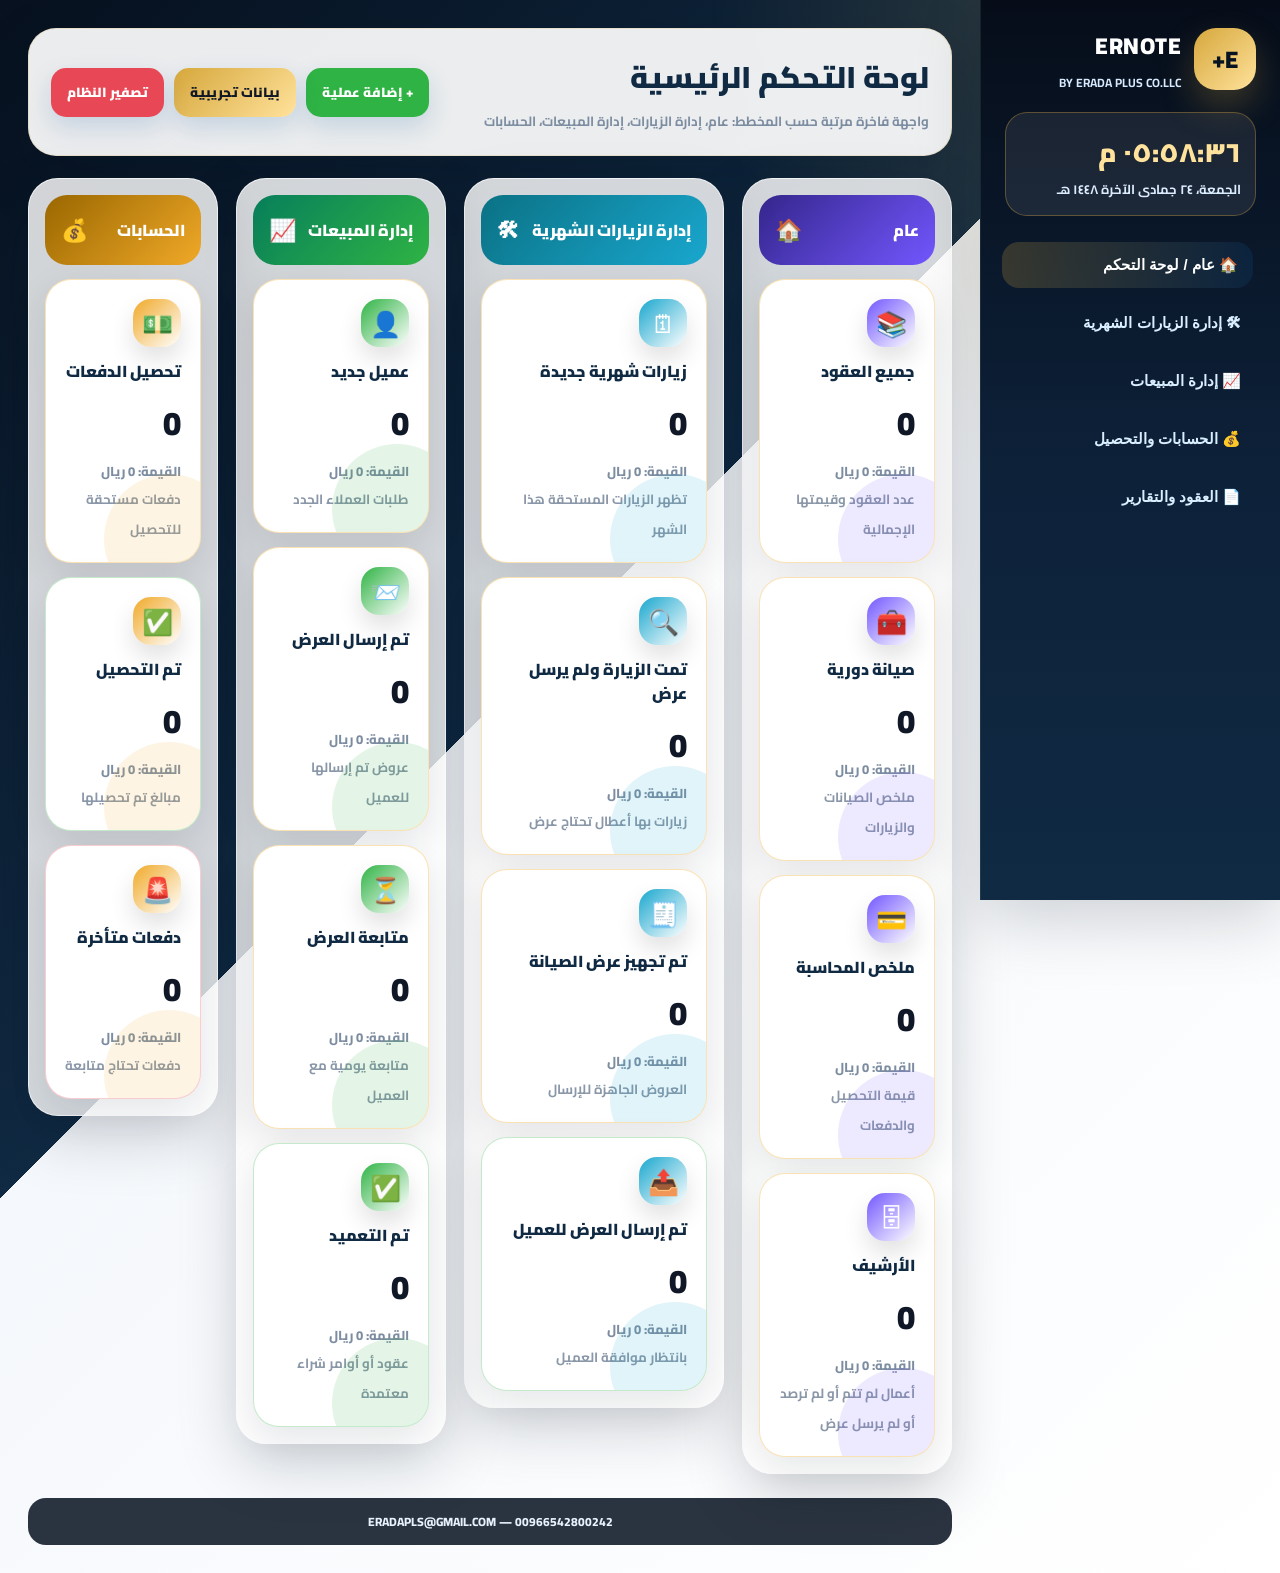
<file: index.htm>
<!doctype html>
<html lang="ar" dir="rtl">
<head>
  <meta charset="UTF-8" />
  <meta name="viewport" content="width=device-width, initial-scale=1.0" />
  <title>ERNOTE - ERADA PLUS</title>
  <link rel="preconnect" href="https://fonts.googleapis.com">
  <link rel="preconnect" href="https://fonts.gstatic.com" crossorigin>
  <link href="https://fonts.googleapis.com/css2?family=Cairo:wght@400;600;700;800;900&family=Tajawal:wght@400;500;700;800;900&display=swap" rel="stylesheet">
  <style>
    :root{
      --black:#07111f;--black2:#0c1628;--navy:#102a43;--blue:#145da0;--blue2:#0b7cc3;--gold:#d6a73c;--gold2:#ffe29b;--white:#ffffff;--muted:#7d8da1;
      --visit:#19a7ce;--sales:#2fb344;--account:#f0a928;--general:#7357ff;--contract:#e84855;--shadow:0 22px 60px rgba(7,17,31,.17);--radius:26px
    }
    *{box-sizing:border-box}
    body{margin:0;font-family:'Cairo','Tajawal',Tahoma,Arial,sans-serif;background:radial-gradient(circle at top right,rgba(214,167,60,.24),transparent 28%),linear-gradient(135deg,#07111f 0%,#102a43 42%,#f5f8fc 42%,#ffffff 100%);color:var(--navy)}
    .app{display:grid;grid-template-columns:300px 1fr;min-height:100vh}.side{background:linear-gradient(180deg,#060d19,#0d2139 52%,#102a43);color:#fff;padding:24px;position:sticky;top:0;height:100vh;box-shadow:var(--shadow);border-left:1px solid rgba(255,255,255,.08)}
    .brand{display:flex;gap:13px;align-items:center;margin-bottom:18px}.logo{width:62px;height:62px;border-radius:22px;background:linear-gradient(135deg,var(--gold),var(--gold2));display:grid;place-items:center;color:#081321;font-weight:900;font-size:24px;box-shadow:0 16px 35px rgba(214,167,60,.26)}.brand h1{font-size:23px;margin:0;font-weight:900;letter-spacing:.5px}.brand p{margin:4px 0 0;color:#d8eaff;font-size:12px;font-weight:700}.clockPanel{border:1px solid rgba(214,167,60,.35);background:rgba(255,255,255,.08);border-radius:22px;padding:14px;margin-bottom:20px}.time{font-size:27px;font-weight:900;color:var(--gold2)}.date{font-size:13px;color:#dcecff;font-weight:700}.nav button{width:100%;border:0;border-radius:17px;background:transparent;color:#d9efff;padding:14px 15px;margin:6px 0;text-align:right;font-size:15px;font-weight:800;cursor:pointer;transition:.18s}.nav button.active,.nav button:hover{background:linear-gradient(90deg,rgba(214,167,60,.22),rgba(20,93,160,.16));color:#fff;transform:translateX(-3px)}
    .main{padding:28px}.top{display:flex;justify-content:space-between;gap:15px;align-items:center;margin-bottom:22px;background:rgba(255,255,255,.92);border:1px solid rgba(214,167,60,.2);border-radius:28px;padding:20px 22px;box-shadow:var(--shadow)}.top h2{margin:0;font-size:30px;font-weight:900}.top small{color:var(--muted);font-weight:700}.actions{display:flex;gap:10px;flex-wrap:wrap}.btn{border:0;border-radius:15px;padding:12px 16px;font-weight:900;cursor:pointer;background:var(--blue);color:#fff;font-family:inherit;box-shadow:0 10px 24px rgba(20,93,160,.18)}.btn.red{background:#e84855}.btn.green{background:#2fb344}.btn.gold{background:linear-gradient(135deg,var(--gold),var(--gold2));color:#101827}.btn.dark{background:#101827}.section{display:none}.section.active{display:block}
    .board{display:grid;grid-template-columns:1.05fr 1.3fr 1.05fr .95fr;gap:18px;align-items:start}.column{border-radius:30px;padding:16px;background:rgba(255,255,255,.82);box-shadow:var(--shadow);border:1px solid rgba(255,255,255,.65)}.colHead{display:flex;align-items:center;justify-content:space-between;border-radius:22px;color:#fff;padding:14px 16px;margin-bottom:14px;font-weight:900}.colHead span{font-size:22px}.generalHead{background:linear-gradient(135deg,#34268c,var(--general))}.visitHead{background:linear-gradient(135deg,#0b7285,var(--visit))}.salesHead{background:linear-gradient(135deg,#087f5b,var(--sales))}.accountHead{background:linear-gradient(135deg,#9a6700,var(--account))}.contractHead{background:linear-gradient(135deg,#b4232f,var(--contract))}
    .grid{display:grid;grid-template-columns:repeat(4,minmax(180px,1fr));gap:18px}.stack{display:grid;gap:14px}.card{background:#fff;border:1px solid rgba(16,42,67,.08);border-radius:var(--radius);padding:19px;box-shadow:0 14px 38px rgba(7,17,31,.10);cursor:pointer;transition:.2s;position:relative;overflow:hidden;min-height:152px}.card:hover{transform:translateY(-5px);box-shadow:0 22px 55px rgba(7,17,31,.16)}.card:before{content:"";position:absolute;inset:auto -34px -42px auto;width:130px;height:130px;border-radius:50%;opacity:.13;background:var(--accent)}.card .icon{width:48px;height:48px;border-radius:18px;display:grid;place-items:center;font-size:25px;background:linear-gradient(135deg,var(--accent),rgba(255,255,255,.25));color:#fff;box-shadow:0 12px 25px rgba(0,0,0,.12)}.card h3{margin:12px 0 9px;font-size:16px;font-weight:900;line-height:1.5}.num{font-size:33px;font-weight:900;color:#101827}.value{color:var(--muted);margin-top:5px;font-size:13px;font-weight:800}.card small{color:#8a97a8;font-weight:700}.visitCard{--accent:var(--visit)}.salesCard{--accent:var(--sales)}.accountCard{--accent:var(--account)}.generalCard{--accent:var(--general)}.contractCard{--accent:var(--contract)}.redGlow{border-color:rgba(232,72,85,.28)}.greenGlow{border-color:rgba(47,179,68,.28)}.goldGlow{border-color:rgba(240,169,40,.34)}
    .tableWrap{background:#fff;border-radius:22px;box-shadow:var(--shadow);overflow:hidden;margin-top:20px}table{width:100%;border-collapse:collapse}th,td{padding:13px;border-bottom:1px solid #edf2f7;text-align:right;font-size:14px}th{background:#f0f7ff;color:#173b5f;font-weight:900}.modal{position:fixed;inset:0;background:rgba(8,25,43,.62);display:none;align-items:center;justify-content:center;padding:18px;z-index:5}.modal.show{display:flex}.box{width:min(1180px,96vw);max-height:88vh;overflow:auto;background:#fff;border-radius:30px;box-shadow:0 30px 80px rgba(0,0,0,.28);padding:22px}.boxHead{display:flex;justify-content:space-between;align-items:center;gap:12px;margin-bottom:15px}.form{display:grid;grid-template-columns:repeat(4,1fr);gap:12px;background:#f8fbff;padding:16px;border-radius:20px;margin-bottom:15px}input,select,textarea{width:100%;border:1px solid #d8e6f3;border-radius:13px;padding:11px;background:#fff;font-family:inherit;font-weight:700}textarea{min-height:42px}.close{background:#eef3f7;color:#102a43}.footer{margin-top:24px;color:#e8f2ff;background:rgba(7,17,31,.85);border-radius:18px;padding:12px;font-size:12px;text-align:center;font-weight:800}
    @media(max-width:1200px){.board{grid-template-columns:1fr 1fr}.grid{grid-template-columns:1fr 1fr}}@media(max-width:900px){.app{grid-template-columns:1fr}.side{height:auto;position:relative}.board,.grid{grid-template-columns:1fr}.form{grid-template-columns:1fr}.top{display:block}.actions{margin-top:12px}}
  </style>
</head>
<body>
<div class="app">
  <aside class="side">
    <div class="brand"><div class="logo">E+</div><div><h1>ERNOTE</h1><p>BY ERADA PLUS CO.LLC</p></div></div>
    <div class="clockPanel"><div class="time" id="clock">--:--</div><div class="date" id="today">--</div></div>
    <div class="nav">
      <button class="active" onclick="show('home',this)">🏠 عام / لوحة التحكم</button>
      <button onclick="show('visits',this)">🛠 إدارة الزيارات الشهرية</button>
      <button onclick="show('sales',this)">📈 إدارة المبيعات</button>
      <button onclick="show('accounting',this)">💰 الحسابات والتحصيل</button>
      <button onclick="show('contracts',this)">📄 العقود والتقارير</button>
    </div>
  </aside>
  <main class="main">
    <div class="top"><div><h2 id="title">لوحة التحكم الرئيسية</h2><small>واجهة فاخرة مرتبة حسب المخطط: عام، إدارة الزيارات، إدارة المبيعات، الحسابات</small></div><div class="actions"><button class="btn green" onclick="openModal(currentModule)">+ إضافة عملية</button><button class="btn gold" onclick="seedData()">بيانات تجريبية</button><button class="btn red" onclick="clearAll()">تصفير النظام</button></div></div>
    <section id="home" class="section active"><div id="homeGrid" class="board"></div></section>
    <section id="visits" class="section"><div class="column"><div class="colHead visitHead">إدارة الزيارات الشهرية <span>🛠</span></div><div id="visitsGrid" class="grid"></div></div></section>
    <section id="sales" class="section"><div class="column"><div class="colHead salesHead">إدارة المبيعات <span>📈</span></div><div id="salesGrid" class="grid"></div></div></section>
    <section id="accounting" class="section"><div class="column"><div class="colHead accountHead">الحسابات والتحصيل <span>💰</span></div><div id="accountingGrid" class="grid"></div></div></section>
    <section id="contracts" class="section"><div class="column"><div class="colHead contractHead">العقود والتقارير <span>📄</span></div><div id="contractsGrid" class="grid"></div></div></section>
    <div class="footer">00966542800242 — ERADAPLS@GMAIL.COM</div>
  </main>
</div>
<div class="modal" id="modal"><div class="box"><div class="boxHead"><h2 id="modalTitle">التفاصيل</h2><div><button class="btn gold" onclick="exportCSV()">تصدير Excel CSV</button> <button class="btn close" onclick="closeModal()">إغلاق</button></div></div><div class="form" id="form"></div><div class="tableWrap"><table><thead id="thead"></thead><tbody id="tbody"></tbody></table></div></div></div>
<script>
const stages={
 general:{title:'عام',icon:'🏠',cards:[['ALLC','جميع العقود','عدد العقود وقيمتها الإجمالية','📚'],['MAINT','صيانة دورية','ملخص الصيانات والزيارات','🧰'],['FIN','ملخص المحاسبة','قيمة التحصيل والدفعات','💳'],['ARCHG','الأرشيف','أعمال لم تتم أو لم ترصد أو لم يرسل عرض','🗄']]},
 visits:{title:'إدارة الزيارات الشهرية',icon:'🛠',cards:[['A','زيارات شهرية جديدة','تظهر الزيارات المستحقة هذا الشهر','🗓'],['B','تمت الزيارة ولم يرسل عرض','زيارات بها أعطال تحتاج عرض','🔍'],['C','تم تجهيز عرض الصيانة','العروض الجاهزة للإرسال','🧾'],['D','تم إرسال العرض للعميل','بانتظار موافقة العميل','📤']]},
 sales:{title:'إدارة المبيعات',icon:'📈',cards:[['A1','عميل جديد','طلبات العملاء الجدد','👤'],['B1','تم إرسال العرض','عروض تم إرسالها للعميل','📨'],['C1','متابعة العرض','متابعة يومية مع العميل','⏳'],['D1','تم التعميد','عقود أو أوامر شراء معتمدة','✅']]},
 accounting:{title:'الحسابات والتحصيل',icon:'💰',cards:[['INV','تحصيل الدفعات','دفعات مستحقة للتحصيل','💵'],['PAID','تم التحصيل','مبالغ تم تحصيلها','✅'],['DUE','دفعات متأخرة','دفعات تحتاج متابعة','🚨']]},
 contracts:{title:'العقود والتقارير',icon:'📄',cards:[['ALL','جميع العقود','عدد العقود وقيمتها','📚'],['REPORT','التقارير الفنية','تقارير PDF وروابط مرفوعة','📎'],['EXP','عقود شارفت على الانتهاء','15 يوم أو أقل','🔴'],['ARCH','الأرشيف','لم يتم أو لم يرصد أو لم يرسل عرض','🗄']]}
};
let data=JSON.parse(localStorage.getItem('ernoteData')||'[]'), currentModule='visits', currentStage=null;
function save(){localStorage.setItem('ernoteData',JSON.stringify(data));render()}
function show(id,btn){document.querySelectorAll('.section').forEach(s=>s.classList.remove('active'));document.getElementById(id).classList.add('active');document.querySelectorAll('.nav button').forEach(b=>b.classList.remove('active'));btn&&btn.classList.add('active');currentModule=id==='home'?'visits':id;document.getElementById('title').textContent=id==='home'?'لوحة التحكم الرئيسية':stages[id].title;render()}
function sum(arr){return arr.reduce((a,b)=>a+(+b.amount||0),0).toLocaleString('en-US')}
function count(module,stage){return data.filter(x=>x.module===module && (stage?x.stage===stage:true))}
function generalCount(stage){if(stage==='ALLC')return data.filter(x=>x.module==='contracts'||x.stage==='D1'); if(stage==='MAINT')return data.filter(x=>x.module==='visits'); if(stage==='FIN')return data.filter(x=>x.module==='accounting'); if(stage==='ARCHG')return data.filter(x=>x.stage==='ARCH'); return []}
function card(module,c){let arr=module==='general'?generalCount(c[0]):count(module,c[0]);let cls=(module==='general'?'generalCard':module==='visits'?'visitCard':module==='sales'?'salesCard':module==='accounting'?'accountCard':'contractCard')+' '+(c[0]==='EXP'||c[0]==='DUE'?'redGlow':c[0].includes('D')||c[0]==='PAID'?'greenGlow':'goldGlow');let click=module==='general'?`openGeneral('${c[0]}')`:`openModal('${module}','${c[0]}')`;return `<div class="card ${cls}" onclick="${click}"><div class="icon">${c[3]}</div><h3>${c[1]}</h3><div class="num">${arr.length}</div><div class="value">القيمة: ${sum(arr)} ريال</div><small>${c[2]}</small></div>`}
function renderGrid(module){document.getElementById(module+'Grid').innerHTML=stages[module].cards.map(c=>card(module,c)).join('')}
function render(){['visits','sales','accounting','contracts'].forEach(renderGrid);document.getElementById('homeGrid').innerHTML=`<div class="column"><div class="colHead generalHead">عام <span>🏠</span></div><div class="stack">${stages.general.cards.map(c=>card('general',c)).join('')}</div></div><div class="column"><div class="colHead visitHead">إدارة الزيارات الشهرية <span>🛠</span></div><div class="stack">${stages.visits.cards.map(c=>card('visits',c)).join('')}</div></div><div class="column"><div class="colHead salesHead">إدارة المبيعات <span>📈</span></div><div class="stack">${stages.sales.cards.map(c=>card('sales',c)).join('')}</div></div><div class="column"><div class="colHead accountHead">الحسابات <span>💰</span></div><div class="stack">${stages.accounting.cards.map(c=>card('accounting',c)).join('')}</div></div>`}
function openGeneral(stage){let map={ALLC:['contracts',null],MAINT:['visits',null],FIN:['accounting',null],ARCHG:['contracts','ARCH']};openModal(map[stage][0],map[stage][1])}
function openModal(module='visits',stage=null){currentModule=module;currentStage=stage;let mod=stages[module];let stageName=stage?(mod.cards.find(c=>c[0]===stage)||[])[1]:'إضافة عامة';document.getElementById('modalTitle').textContent=mod.title+' - '+stageName;document.getElementById('modal').classList.add('show');buildForm();buildTable()}
function closeModal(){document.getElementById('modal').classList.remove('show')}
function buildForm(){let mod=stages[currentModule];let options=mod.cards.map(c=>`<option value="${c[0]}" ${currentStage===c[0]?'selected':''}>${c[1]}</option>`).join('');document.getElementById('form').innerHTML=`<input id="client" placeholder="اسم العميل"><input id="phone" placeholder="رقم الجوال"><input id="location" placeholder="الموقع"><input id="engineer" placeholder="المسؤول"><input id="amount" type="number" placeholder="القيمة"><select id="stage">${options}</select><textarea id="note" placeholder="ملاحظات / رابط تقرير PDF"></textarea><button class="btn green" onclick="addItem()">حفظ العملية</button>`}
function addItem(){let item={id:Date.now(),module:currentModule,stage:document.getElementById('stage').value,client:val('client'),phone:val('phone'),location:val('location'),engineer:val('engineer'),amount:val('amount'),note:val('note'),date:new Date().toLocaleDateString('ar-SA')};data.push(item);save();buildTable();buildForm()}
function val(id){return document.getElementById(id).value.trim()}
function buildTable(){let mod=stages[currentModule];let rows=data.filter(x=>x.module===currentModule && (!currentStage||x.stage===currentStage));document.getElementById('thead').innerHTML='<tr><th>#</th><th>العميل</th><th>الجوال</th><th>الموقع</th><th>المسؤول</th><th>القيمة</th><th>الحالة</th><th>ملاحظات</th><th>إجراء</th></tr>';document.getElementById('tbody').innerHTML=rows.map((x,i)=>`<tr><td>${i+1}</td><td>${x.client||'-'}</td><td>${x.phone||'-'}</td><td>${x.location||'-'}</td><td>${x.engineer||'-'}</td><td>${(+x.amount||0).toLocaleString('en-US')}</td><td><select onchange="move(${x.id},this.value)">${mod.cards.map(c=>`<option value="${c[0]}" ${x.stage===c[0]?'selected':''}>${c[1]}</option>`).join('')}</select></td><td>${x.note||'-'}</td><td><button class="btn red" onclick="del(${x.id})">حذف</button></td></tr>`).join('')||'<tr><td colspan="9">لا توجد بيانات</td></tr>'}
function move(id,stage){let x=data.find(i=>i.id===id); if(x){x.stage=stage; save(); buildTable()}}
function del(id){if(confirm('حذف السجل؟')){data=data.filter(x=>x.id!==id);save();buildTable()}}
function exportCSV(){let rows=data.filter(x=>x.module===currentModule && (!currentStage||x.stage===currentStage));let csv='client,phone,location,engineer,amount,stage,note,date\n'+rows.map(x=>[x.client,x.phone,x.location,x.engineer,x.amount,x.stage,x.note,x.date].map(v=>'"'+String(v||'').replaceAll('"','""')+'"').join(',')).join('\n');let a=document.createElement('a');a.href=URL.createObjectURL(new Blob([csv],{type:'text/csv;charset=utf-8'}));a.download='ernote-export.csv';a.click()}
function seedData(){data=[{id:1,module:'visits',stage:'A',client:'فندق فيو',phone:'0500000000',location:'المدينة',engineer:'أحمد',amount:240,note:'زيارة شهرية مستحقة',date:'اليوم'},{id:2,module:'visits',stage:'B',client:'برج السلام',phone:'0551111111',location:'قباء',engineer:'محمد',amount:0,note:'مضخة تحتاج صيانة',date:'اليوم'},{id:3,module:'sales',stage:'A1',client:'مجمع تجاري',phone:'0562222222',location:'العزيزية',engineer:'المبيعات',amount:5000,note:'عميل جديد',date:'اليوم'},{id:4,module:'sales',stage:'D1',client:'مصنع المدينة',phone:'0573333333',location:'الصناعية',engineer:'عثمان',amount:18000,note:'تم التعميد',date:'اليوم'},{id:5,module:'accounting',stage:'INV',client:'مصنع المدينة',phone:'0573333333',location:'الصناعية',engineer:'المحاسب',amount:9000,note:'الدفعة الأولى',date:'اليوم'},{id:6,module:'contracts',stage:'EXP',client:'فندق قديم',phone:'0584444444',location:'المركزية',engineer:'خالد',amount:12000,note:'باقي 12 يوم',date:'اليوم'}];save()}
function clearAll(){if(confirm('سيتم حذف كل البيانات')){data=[];save()}}
function updateClock(){let now=new Date();document.getElementById('clock').textContent=now.toLocaleTimeString('ar-SA',{hour:'2-digit',minute:'2-digit',second:'2-digit'});document.getElementById('today').textContent=now.toLocaleDateString('ar-SA',{weekday:'long',year:'numeric',month:'long',day:'numeric'})}
setInterval(updateClock,1000);updateClock();render();
</script>
</body>
</html>
</file>
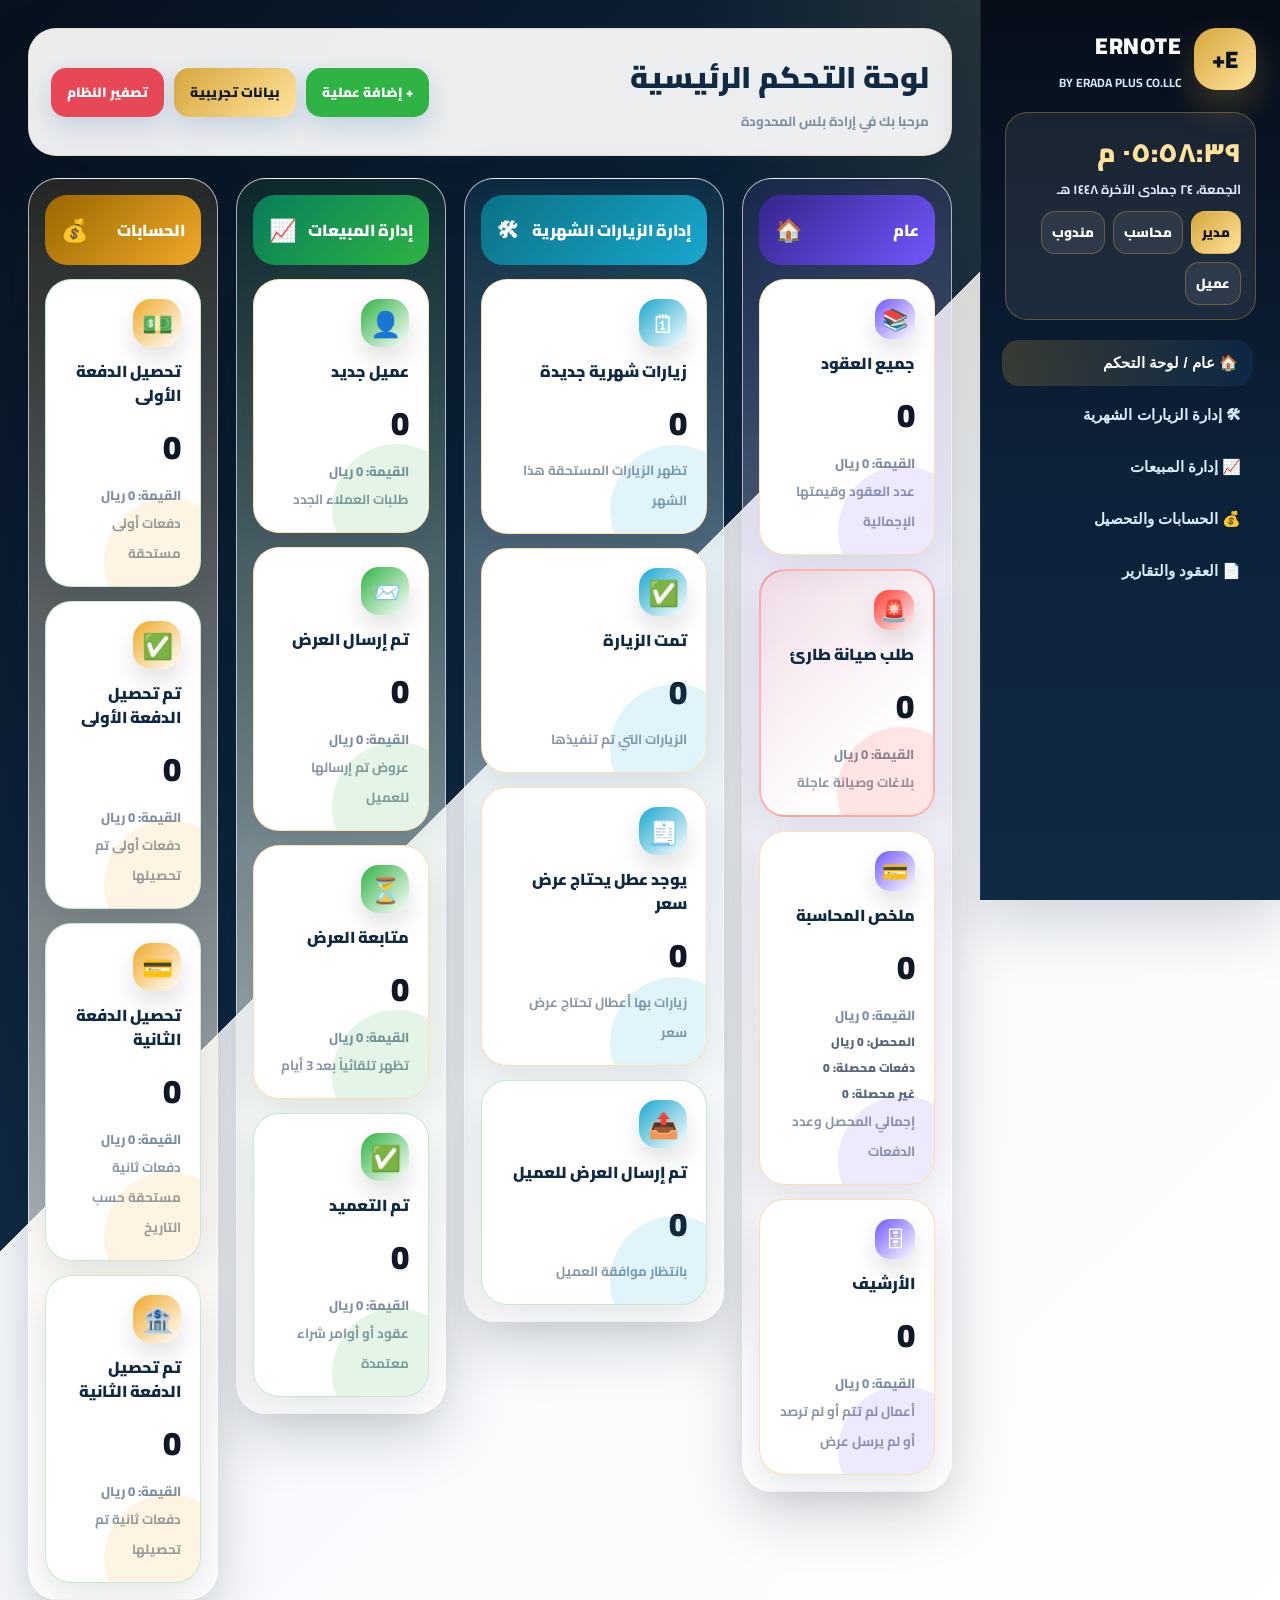
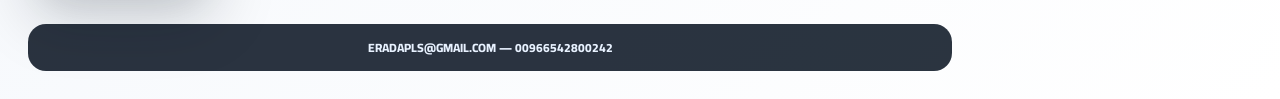
<file: index.html>
<!doctype html>
<html lang="ar" dir="rtl">
<head>
  <meta charset="UTF-8" />
  <meta name="viewport" content="width=device-width, initial-scale=1.0" />
  <title>ERNOTE - ERADA PLUS</title>
  <link rel="preconnect" href="https://fonts.googleapis.com">
  <link rel="preconnect" href="https://fonts.gstatic.com" crossorigin>
  <link href="https://fonts.googleapis.com/css2?family=Cairo:wght@400;600;700;800;900&family=Tajawal:wght@400;500;700;800;900&display=swap" rel="stylesheet">
  <style>
    :root{
      --black:#07111f;--black2:#0c1628;--navy:#102a43;--blue:#145da0;--blue2:#0b7cc3;--gold:#d6a73c;--gold2:#ffe29b;--white:#ffffff;--muted:#7d8da1;
      --visit:#19a7ce;--sales:#2fb344;--account:#f0a928;--general:#7357ff;--contract:#e84855;--shadow:0 22px 60px rgba(7,17,31,.17);--radius:26px
    }
    *{box-sizing:border-box}
    body{margin:0;font-family:'Cairo','Tajawal',Tahoma,Arial,sans-serif;background:radial-gradient(circle at top right,rgba(214,167,60,.24),transparent 28%),linear-gradient(135deg,#07111f 0%,#102a43 42%,#f5f8fc 42%,#ffffff 100%);color:var(--navy)}
    .app{display:grid;grid-template-columns:300px 1fr;min-height:100vh}.side{background:linear-gradient(180deg,#060d19,#0d2139 52%,#102a43);color:#fff;padding:24px;position:sticky;top:0;height:100vh;box-shadow:var(--shadow);border-left:1px solid rgba(255,255,255,.08)}
    .brand{display:flex;gap:13px;align-items:center;margin-bottom:18px}.logo{width:62px;height:62px;border-radius:22px;background:linear-gradient(135deg,var(--gold),var(--gold2));display:grid;place-items:center;color:#081321;font-weight:900;font-size:24px;box-shadow:0 16px 35px rgba(214,167,60,.26)}.brand h1{font-size:23px;margin:0;font-weight:900;letter-spacing:.5px}.brand p{margin:4px 0 0;color:#d8eaff;font-size:12px;font-weight:700}.clockPanel{border:1px solid rgba(214,167,60,.35);background:rgba(255,255,255,.08);border-radius:22px;padding:14px;margin-bottom:20px}.time{font-size:27px;font-weight:900;color:var(--gold2)}.date{font-size:13px;color:#dcecff;font-weight:700}.nav button{width:100%;border:0;border-radius:17px;background:transparent;color:#d9efff;padding:14px 15px;margin:6px 0;text-align:right;font-size:15px;font-weight:800;cursor:pointer;transition:.18s}.nav button.active,.nav button:hover{background:linear-gradient(90deg,rgba(214,167,60,.22),rgba(20,93,160,.16));color:#fff;transform:translateX(-3px)}
    .main{padding:28px}.top{display:flex;justify-content:space-between;gap:15px;align-items:center;margin-bottom:22px;background:rgba(255,255,255,.92);border:1px solid rgba(214,167,60,.2);border-radius:28px;padding:20px 22px;box-shadow:var(--shadow)}.top h2{margin:0;font-size:30px;font-weight:900}.top small{color:var(--muted);font-weight:700}.actions{display:flex;gap:10px;flex-wrap:wrap}.btn{border:0;border-radius:15px;padding:12px 16px;font-weight:900;cursor:pointer;background:var(--blue);color:#fff;font-family:inherit;box-shadow:0 10px 24px rgba(20,93,160,.18)}.btn.red{background:#e84855}.btn.green{background:#2fb344}.btn.gold{background:linear-gradient(135deg,var(--gold),var(--gold2));color:#101827}.btn.dark{background:#101827}.section{display:none}.section.active{display:block}
    .board{display:grid;grid-template-columns:1.05fr 1.3fr 1.05fr .95fr;gap:18px;align-items:start}.column{border-radius:30px;padding:16px;background:rgba(255,255,255,.82);box-shadow:var(--shadow);border:1px solid rgba(255,255,255,.65)}.colHead{display:flex;align-items:center;justify-content:space-between;border-radius:22px;color:#fff;padding:14px 16px;margin-bottom:14px;font-weight:900}.colHead span{font-size:22px}.generalHead{background:linear-gradient(135deg,#34268c,var(--general))}.visitHead{background:linear-gradient(135deg,#0b7285,var(--visit))}.salesHead{background:linear-gradient(135deg,#087f5b,var(--sales))}.accountHead{background:linear-gradient(135deg,#9a6700,var(--account))}.contractHead{background:linear-gradient(135deg,#b4232f,var(--contract))}
    .grid{display:grid;grid-template-columns:repeat(4,minmax(180px,1fr));gap:18px}.stack{display:grid;gap:14px}.card{background:#fff;border:1px solid rgba(16,42,67,.08);border-radius:var(--radius);padding:19px;box-shadow:0 14px 38px rgba(7,17,31,.10);cursor:pointer;transition:.2s;position:relative;overflow:hidden;min-height:152px}.card:hover{transform:translateY(-5px);box-shadow:0 22px 55px rgba(7,17,31,.16)}.card:before{content:"";position:absolute;inset:auto -34px -42px auto;width:130px;height:130px;border-radius:50%;opacity:.13;background:var(--accent)}.card .icon{width:48px;height:48px;border-radius:18px;display:grid;place-items:center;font-size:25px;background:linear-gradient(135deg,var(--accent),rgba(255,255,255,.25));color:#fff;box-shadow:0 12px 25px rgba(0,0,0,.12)}.card h3{margin:12px 0 9px;font-size:16px;font-weight:900;line-height:1.5}.num{font-size:33px;font-weight:900;color:#101827}.value{color:var(--muted);margin-top:5px;font-size:13px;font-weight:800}.card small{color:#8a97a8;font-weight:700}.visitCard{--accent:var(--visit)}.salesCard{--accent:var(--sales)}.accountCard{--accent:var(--account)}.generalCard{--accent:var(--general)}.contractCard{--accent:var(--contract)}.redGlow{border-color:rgba(232,72,85,.28)}.greenGlow{border-color:rgba(47,179,68,.28)}.goldGlow{border-color:rgba(240,169,40,.34)}
    .tableWrap{background:#fff;border-radius:22px;box-shadow:var(--shadow);overflow:hidden;margin-top:20px}table{width:100%;border-collapse:collapse}th,td{padding:13px;border-bottom:1px solid #edf2f7;text-align:right;font-size:14px}th{background:#f0f7ff;color:#173b5f;font-weight:900}.modal{position:fixed;inset:0;background:rgba(8,25,43,.62);display:none;align-items:center;justify-content:center;padding:18px;z-index:5}.modal.show{display:flex}.box{width:min(1180px,96vw);max-height:88vh;overflow:auto;background:#fff;border-radius:30px;box-shadow:0 30px 80px rgba(0,0,0,.28);padding:22px}.boxHead{display:flex;justify-content:space-between;align-items:center;gap:12px;margin-bottom:15px}.form{display:grid;grid-template-columns:repeat(4,1fr);gap:12px;background:#f8fbff;padding:16px;border-radius:20px;margin-bottom:15px}input,select,textarea{width:100%;border:1px solid #d8e6f3;border-radius:13px;padding:11px;background:#fff;font-family:inherit;font-weight:700}textarea{min-height:42px}.close{background:#eef3f7;color:#102a43}.footer{margin-top:24px;color:#e8f2ff;background:rgba(7,17,31,.85);border-radius:18px;padding:12px;font-size:12px;text-align:center;font-weight:800}

    .generalCard .icon{width:40px;height:40px;font-size:21px;border-radius:15px}
    .column:has(.generalHead){background:linear-gradient(180deg,rgba(115,87,255,.10),rgba(255,255,255,.82))}
    .column:has(.visitHead){background:linear-gradient(180deg,rgba(25,167,206,.10),rgba(255,255,255,.82))}
    .column:has(.salesHead){background:linear-gradient(180deg,rgba(47,179,68,.10),rgba(255,255,255,.82))}
    .column:has(.accountHead){background:linear-gradient(180deg,rgba(240,169,40,.12),rgba(255,255,255,.82))}
    .column:has(.contractHead){background:linear-gradient(180deg,rgba(232,72,85,.10),rgba(255,255,255,.82))}
    .emergencyCard{--accent:#ff3b30!important;border:2px solid rgba(255,59,48,.38)!important;background:linear-gradient(135deg,rgba(255,59,48,.10),#fff 74%)!important}
    .visitCard .value{display:none}
    .rolebar{display:flex;gap:8px;flex-wrap:wrap;margin-top:10px}
    .rolechip{border:1px solid rgba(214,167,60,.35);background:rgba(255,255,255,.08);color:#fff;border-radius:14px;padding:8px 10px;font-weight:900;cursor:pointer;font-family:inherit}
    .rolechip.active{background:linear-gradient(135deg,var(--gold),var(--gold2));color:#101827}
    .miniStat{display:block;font-size:12px;font-weight:900;color:#59687b;margin-top:3px}

    @media(max-width:1200px){.board{grid-template-columns:1fr 1fr}.grid{grid-template-columns:1fr 1fr}}@media(max-width:900px){.app{grid-template-columns:1fr}.side{height:auto;position:relative}.board,.grid{grid-template-columns:1fr}.form{grid-template-columns:1fr}.top{display:block}.actions{margin-top:12px}}
  </style>
</head>
<body>
<div class="app">
  <aside class="side">
    <div class="brand"><div class="logo">E+</div><div><h1>ERNOTE</h1><p>BY ERADA PLUS CO.LLC</p></div></div>
    <div class="clockPanel"><div class="time" id="clock">--:--</div><div class="date" id="today">--</div><div class="rolebar"><button class="rolechip active" onclick="setRole(\'manager\',this)">مدير</button><button class="rolechip" onclick="setRole(\'accountant\',this)">محاسب</button><button class="rolechip" onclick="setRole(\'sales\',this)">مندوب</button><button class="rolechip" onclick="setRole(\'client\',this)">عميل</button></div></div>
    <div class="nav">
      <button class="active" onclick="show('home',this)">🏠 عام / لوحة التحكم</button>
      <button onclick="show('visits',this)">🛠 إدارة الزيارات الشهرية</button>
      <button onclick="show('sales',this)">📈 إدارة المبيعات</button>
      <button onclick="show('accounting',this)">💰 الحسابات والتحصيل</button>
      <button onclick="show('contracts',this)">📄 العقود والتقارير</button>
    </div>
  </aside>
  <main class="main">
    <div class="top"><div><h2 id="title">لوحة التحكم الرئيسية</h2><small>مرحبا بك في إرادة بلس المحدودة</small></div><div class="actions"><button class="btn green" onclick="openModal(currentModule)">+ إضافة عملية</button><button class="btn gold" onclick="seedData()">بيانات تجريبية</button><button class="btn red" onclick="clearAll()">تصفير النظام</button></div></div>
    <section id="home" class="section active"><div id="homeGrid" class="board"></div></section>
    <section id="visits" class="section"><div class="column"><div class="colHead visitHead">إدارة الزيارات الشهرية <span>🛠</span></div><div id="visitsGrid" class="grid"></div></div></section>
    <section id="sales" class="section"><div class="column"><div class="colHead salesHead">إدارة المبيعات <span>📈</span></div><div id="salesGrid" class="grid"></div></div></section>
    <section id="accounting" class="section"><div class="column"><div class="colHead accountHead">الحسابات والتحصيل <span>💰</span></div><div id="accountingGrid" class="grid"></div></div></section>
    <section id="contracts" class="section"><div class="column"><div class="colHead contractHead">العقود والتقارير <span>📄</span></div><div id="contractsGrid" class="grid"></div></div></section>
    <div class="footer">00966542800242 — ERADAPLS@GMAIL.COM</div>
  </main>
</div>
<div class="modal" id="modal"><div class="box"><div class="boxHead"><h2 id="modalTitle">التفاصيل</h2><div><button class="btn gold" onclick="exportCSV()">تصدير Excel CSV</button> <button class="btn close" onclick="closeModal()">إغلاق</button></div></div><div class="form" id="form"></div><div class="tableWrap"><table><thead id="thead"></thead><tbody id="tbody"></tbody></table></div></div></div>

<script>
const stages={
 general:{title:'عام',icon:'🏠',cards:[['ALLC','جميع العقود','عدد العقود وقيمتها الإجمالية','📚'],['MAINT','طلب صيانة طارئ','بلاغات وصيانة عاجلة','🚨'],['FIN','ملخص المحاسبة','إجمالي المحصل وعدد الدفعات','💳'],['ARCHG','الأرشيف','أعمال لم تتم أو لم ترصد أو لم يرسل عرض','🗄']]},
 visits:{title:'إدارة الزيارات الشهرية',icon:'🛠',cards:[['A','زيارات شهرية جديدة','تظهر الزيارات المستحقة هذا الشهر','🗓'],['B','تمت الزيارة','الزيارات التي تم تنفيذها','✅'],['C','يوجد عطل يحتاج عرض سعر','زيارات بها أعطال تحتاج عرض سعر','🧾'],['D','تم إرسال العرض للعميل','بانتظار موافقة العميل','📤']]},
 sales:{title:'إدارة المبيعات',icon:'📈',cards:[['A1','عميل جديد','طلبات العملاء الجدد','👤'],['B1','تم إرسال العرض','عروض تم إرسالها للعميل','📨'],['C1','متابعة العرض','تظهر تلقائياً بعد 3 أيام','⏳'],['D1','تم التعميد','عقود أو أوامر شراء معتمدة','✅']]},
 accounting:{title:'الحسابات والتحصيل',icon:'💰',cards:[['P1DUE','تحصيل الدفعة الأولى','دفعات أولى مستحقة','💵'],['P1PAID','تم تحصيل الدفعة الأولى','دفعات أولى تم تحصيلها','✅'],['P2DUE','تحصيل الدفعة الثانية','دفعات ثانية مستحقة حسب التاريخ','💳'],['P2PAID','تم تحصيل الدفعة الثانية','دفعات ثانية تم تحصيلها','🏦']]},
 contracts:{title:'العقود والتقارير',icon:'📄',cards:[['ALL','جميع العقود','عدد العقود وقيمتها','📚'],['REPORT','التقارير الفنية','تقارير PDF وروابط مرفوعة','📎'],['EXP','عقود شارفت على الانتهاء','15 يوم أو أقل','🔴'],['ARCH','الأرشيف','لم يتم أو لم يرصد أو لم يرسل عرض','🗄']]}
};
let data=JSON.parse(localStorage.getItem('ernoteData')||'[]'), currentModule='visits', currentStage=null, editId=null, currentRole=localStorage.getItem('ernoteRole')||'manager';
function todayISO(){return new Date().toISOString().slice(0,10)}
function parseDate(d){return d?new Date(d+'T00:00:00'):null}
function addMonths(date, months){let d=new Date(date);d.setMonth(d.getMonth()+months);return d}
function daysBetween(a,b){return Math.ceil((parseDate(b)-parseDate(a))/(1000*60*60*24))}
function isCurrentMonth(iso){let d=parseDate(iso), n=new Date();return d && d.getFullYear()===n.getFullYear() && d.getMonth()===n.getMonth()}
function dueNow(iso){return parseDate(iso) && parseDate(iso)<=parseDate(todayISO())}
function saveRaw(){localStorage.setItem('ernoteData',JSON.stringify(data))}
function save(){localStorage.setItem('ernoteData',JSON.stringify(data));runAutomation();localStorage.setItem('ernoteData',JSON.stringify(data));render()}
function setRole(role,btn){currentRole=role;localStorage.setItem('ernoteRole',role);document.querySelectorAll('.rolechip').forEach(b=>b.classList.remove('active'));btn&&btn.classList.add('active');applyRole();render()}
function applyRole(){
  document.querySelectorAll('.nav button').forEach(b=>b.style.display='block');
  const buttons=document.querySelectorAll('.nav button');
  if(currentRole==='accountant'){buttons.forEach((b,i)=>b.style.display=(i===0||i===3)?'block':'none'); if(document.getElementById('accounting')) show('accounting',buttons[3]);}
  if(currentRole==='sales'){buttons.forEach((b,i)=>b.style.display=(i===0||i===2)?'block':'none'); if(document.getElementById('sales')) show('sales',buttons[2]);}
  if(currentRole==='client'){buttons.forEach((b,i)=>b.style.display=(i===0||i===1||i===4)?'block':'none'); if(document.getElementById('visits')) show('visits',buttons[1]);}
}
function runAutomation(){
  const today=todayISO();
  data.forEach(x=>{
    if(x.module==='sales' && x.stage==='B1'){
      let base=x.sentDate||x.createdAt||today;
      if(daysBetween(base,today)>=3) x.stage='C1';
    }
  });
  data.filter(x=>x.module==='contracts' && (x.stage==='ALL'||x.contractStart)).forEach(c=>{
    if(c.contractEnd && daysBetween(today,c.contractEnd)<=15 && daysBetween(today,c.contractEnd)>=0) c.stage='EXP';
    createPaymentFromContract(c,1,c.payment1Amount||Math.round((+c.amount||0)/2),c.payment1Date||c.contractStart||today);
    let p2Date=c.payment2Date || (c.contractStart ? addMonths(parseDate(c.contractStart),6).toISOString().slice(0,10) : '');
    if(p2Date) createPaymentFromContract(c,2,c.payment2Amount||Math.round((+c.amount||0)/2),p2Date);
    generateVisits(c);
  });
}
function createPaymentFromContract(c,no,amount,dueDate){
  if(!amount||!dueDate) return;
  let id='PAY-'+c.id+'-'+no;
  if(data.some(x=>String(x.id)===String(id))) return;
  if(no===2 && !dueNow(dueDate)) return;
  data.push({id,linkedContract:c.id,module:'accounting',stage:no===1?'P1DUE':'P2DUE',client:c.client,phone:c.phone,location:c.location,engineer:'المحاسب',amount:+amount||0,note:(no===1?'الدفعة الأولى':'الدفعة الثانية')+' - مستحقة من عقد '+(c.client||''),date:todayISO(),dueDate,installment:no});
}
function generateVisits(c){
  let start=parseDate(c.contractStart); if(!start) return;
  let freq=c.visitType||'monthly';
  let interval=freq==='quarterly'?3:1;
  let end=parseDate(c.contractEnd)||addMonths(start,12);
  let d=new Date(start), max=0;
  while(d<=end && max<24){
    let iso=d.toISOString().slice(0,10);
    if(isCurrentMonth(iso) && !data.some(x=>String(x.id)==='VIS-'+c.id+'-'+iso)){
      data.push({id:'VIS-'+c.id+'-'+iso,linkedContract:c.id,module:'visits',stage:'A',client:c.client,phone:c.phone,location:c.location,engineer:c.engineer||'',amount:0,note:'زيارة دورية مستحقة حسب العقد',date:todayISO(),visitDate:iso});
    }
    d=addMonths(d,interval); max++;
  }
}
function visibleItems(){
  let items=data;
  if(currentRole==='accountant') items=items.filter(x=>x.module==='accounting'||x.module==='contracts');
  if(currentRole==='sales') items=items.filter(x=>x.module==='sales' || x.engineer==='المندوب');
  if(currentRole==='client') items=items.filter(x=>x.module==='visits'||x.module==='contracts'||x.module==='emergency');
  return items;
}
function sum(arr){return arr.reduce((a,b)=>a+(+b.amount||0),0).toLocaleString('en-US')}
function count(module,stage){return visibleItems().filter(x=>x.module===module && (stage?x.stage===stage:true))}
function generalCount(stage){
  let items=visibleItems();
  if(stage==='ALLC')return items.filter(x=>x.module==='contracts'||x.stage==='D1');
  if(stage==='MAINT')return items.filter(x=>x.module==='emergency'||x.emergency===true);
  if(stage==='FIN')return items.filter(x=>x.module==='accounting');
  if(stage==='ARCHG')return items.filter(x=>x.stage==='ARCH');
  return [];
}
function card(module,c){
  let arr=module==='general'?generalCount(c[0]):count(module,c[0]);
  let cls=(module==='general'?'generalCard':module==='visits'?'visitCard':module==='sales'?'salesCard':module==='accounting'?'accountCard':'contractCard')+' '+(c[0]==='EXP'||c[0]==='DUE'?'redGlow':c[0].includes('D')||c[0].includes('PAID')?'greenGlow':'goldGlow')+(c[0]==='MAINT'?' emergencyCard':'');
  let click=module==='general'?`openGeneral('${c[0]}')`:`openModal('${module}','${c[0]}')`;
  let extra='';
  if(module==='general'&&c[0]==='FIN'){
    let paid=visibleItems().filter(x=>x.module==='accounting'&&(x.stage==='P1PAID'||x.stage==='P2PAID'));
    let unpaid=visibleItems().filter(x=>x.module==='accounting'&&(x.stage==='P1DUE'||x.stage==='P2DUE'));
    extra=`<span class="miniStat">المحصل: ${sum(paid)} ريال</span><span class="miniStat">دفعات محصلة: ${paid.length}</span><span class="miniStat">غير محصلة: ${unpaid.length}</span>`;
  }
  let showValue = module!=='visits';
  return `<div class="card ${cls}" onclick="${click}"><div class="icon">${c[3]}</div><h3>${c[1]}</h3><div class="num">${arr.length}</div>${showValue?`<div class="value">القيمة: ${sum(arr)} ريال</div>`:''}${extra}<small>${c[2]}</small></div>`;
}
function renderGrid(module){document.getElementById(module+'Grid').innerHTML=stages[module].cards.map(c=>card(module,c)).join('')}
function render(){runAutomation();saveRaw();['visits','sales','accounting','contracts'].forEach(renderGrid);document.getElementById('homeGrid').innerHTML=`<div class="column"><div class="colHead generalHead">عام <span>🏠</span></div><div class="stack">${stages.general.cards.map(c=>card('general',c)).join('')}</div></div><div class="column"><div class="colHead visitHead">إدارة الزيارات الشهرية <span>🛠</span></div><div class="stack">${stages.visits.cards.map(c=>card('visits',c)).join('')}</div></div><div class="column"><div class="colHead salesHead">إدارة المبيعات <span>📈</span></div><div class="stack">${stages.sales.cards.map(c=>card('sales',c)).join('')}</div></div><div class="column"><div class="colHead accountHead">الحسابات <span>💰</span></div><div class="stack">${stages.accounting.cards.map(c=>card('accounting',c)).join('')}</div></div>`}
function show(id,btn){document.querySelectorAll('.section').forEach(s=>s.classList.remove('active'));document.getElementById(id).classList.add('active');document.querySelectorAll('.nav button').forEach(b=>b.classList.remove('active'));btn&&btn.classList.add('active');currentModule=id==='home'?'visits':id;document.getElementById('title').textContent=id==='home'?'لوحة التحكم الرئيسية':stages[id].title;render()}
function openGeneral(stage){let map={ALLC:['contracts',null],MAINT:['emergency',null],FIN:['accounting',null],ARCHG:['contracts','ARCH']};openModal(map[stage][0],map[stage][1])}
function moduleTitle(module){return stages[module]?.title || 'طلبات الصيانة الطارئة'}
function moduleCards(module){return stages[module]?.cards || [['NEW','طلب جديد','بلاغ طارئ جديد','🚨'],['DONE','تم التنفيذ','طلبات طارئة منفذة','✅']]}
function openModal(module='visits',stage=null){currentModule=module;currentStage=stage;editId=null;let cards=moduleCards(module);let stageName=stage?(cards.find(c=>c[0]===stage)||[])[1]:'إضافة عامة';document.getElementById('modalTitle').textContent=moduleTitle(module)+' - '+stageName;document.getElementById('modal').classList.add('show');buildForm();buildTable()}
function closeModal(){document.getElementById('modal').classList.remove('show')}
function buildForm(item=null){
  let cards=moduleCards(currentModule);
  let options=cards.map(c=>`<option value="${c[0]}" ${(item?.stage||currentStage)===c[0]?'selected':''}>${c[1]}</option>`).join('');
  let contractFields=currentModule==='contracts'?`
    <input id="contractStart" type="date" value="${item?.contractStart||''}" title="تاريخ بداية العقد">
    <input id="contractEnd" type="date" value="${item?.contractEnd||''}" title="تاريخ نهاية العقد">
    <select id="visitType"><option value="monthly" ${(item?.visitType||'monthly')==='monthly'?'selected':''}>زيارات شهرية</option><option value="quarterly" ${item?.visitType==='quarterly'?'selected':''}>زيارات ربع سنوية</option></select>
    <input id="payment1Amount" type="number" value="${item?.payment1Amount||''}" placeholder="قيمة الدفعة الأولى">
    <input id="payment1Date" type="date" value="${item?.payment1Date||item?.contractStart||''}" title="تاريخ الدفعة الأولى">
    <input id="payment2Amount" type="number" value="${item?.payment2Amount||''}" placeholder="قيمة الدفعة الثانية">
    <input id="payment2Date" type="date" value="${item?.payment2Date||''}" title="تاريخ الدفعة الثانية">
  `:'';
  let salesFields=currentModule==='sales'?`<input id="sentDate" type="date" value="${item?.sentDate||''}" title="تاريخ إرسال العرض">`:'';
  document.getElementById('form').innerHTML=`
    <input id="client" placeholder="اسم العميل" value="${item?.client||''}">
    <input id="phone" placeholder="رقم الجوال" value="${item?.phone||''}">
    <input id="location" placeholder="الموقع" value="${item?.location||''}">
    <input id="engineer" placeholder="المسؤول" value="${item?.engineer||''}">
    <input id="amount" type="number" placeholder="القيمة" value="${item?.amount||''}">
    <select id="stage">${options}</select>
    ${contractFields}${salesFields}
    <textarea id="note" placeholder="ملاحظات / رابط تقرير PDF">${item?.note||''}</textarea>
    <button class="btn green" onclick="${item?'updateItem()':'addItem()'}">${item?'تحديث البيانات':'حفظ العملية'}</button>
    ${item?'<button class="btn dark" onclick="cancelEdit()">إلغاء التعديل</button>':''}`;
}
function getFormItem(existing={}){
  let item={...existing,module:currentModule,stage:document.getElementById('stage').value,client:val('client'),phone:val('phone'),location:val('location'),engineer:val('engineer'),amount:val('amount'),note:val('note'),updatedAt:todayISO()};
  if(!item.id)item.id=Date.now();
  if(!item.createdAt)item.createdAt=todayISO();
  if(currentModule==='contracts'){
    item.contractStart=val('contractStart'); item.contractEnd=val('contractEnd'); item.visitType=val('visitType');
    item.payment1Amount=val('payment1Amount'); item.payment1Date=val('payment1Date')||item.contractStart;
    item.payment2Amount=val('payment2Amount'); item.payment2Date=val('payment2Date');
  }
  if(currentModule==='sales') item.sentDate=val('sentDate')||todayISO();
  if(currentModule==='emergency') item.emergency=true;
  return item;
}
function addItem(){data.push(getFormItem());save();buildTable();buildForm()}
function updateItem(){let idx=data.findIndex(x=>String(x.id)===String(editId)); if(idx>-1){data[idx]=getFormItem(data[idx]); editId=null; save(); buildTable(); buildForm();}}
function editItem(id){let item=data.find(x=>String(x.id)===String(id)); if(item){editId=id; buildForm(item);}}
function cancelEdit(){editId=null;buildForm()}
function val(id){return document.getElementById(id)?.value.trim()||''}
function buildTable(){
  let cards=moduleCards(currentModule);
  let rows=visibleItems().filter(x=>x.module===currentModule && (!currentStage||x.stage===currentStage));
  document.getElementById('thead').innerHTML='<tr><th>#</th><th>العميل</th><th>الجوال</th><th>الموقع</th><th>المسؤول</th><th>القيمة</th><th>الحالة</th><th>التاريخ</th><th>ملاحظات</th><th>إجراء</th></tr>';
  document.getElementById('tbody').innerHTML=rows.map((x,i)=>`<tr><td>${i+1}</td><td>${x.client||'-'}</td><td>${x.phone||'-'}</td><td>${x.location||'-'}</td><td>${x.engineer||'-'}</td><td>${(+x.amount||0).toLocaleString('en-US')}</td><td><select onchange="move('${x.id}',this.value)">${cards.map(c=>`<option value="${c[0]}" ${x.stage===c[0]?'selected':''}>${c[1]}</option>`).join('')}</select></td><td>${x.dueDate||x.visitDate||x.contractStart||x.date||'-'}</td><td>${x.note||'-'}</td><td><button class="btn gold" onclick="editItem('${x.id}')">تعديل</button> <button class="btn red" onclick="del('${x.id}')">حذف</button></td></tr>`).join('')||'<tr><td colspan="10">لا توجد بيانات</td></tr>';
}
function move(id,stage){
  let x=data.find(i=>String(i.id)===String(id));
  if(x){
    x.stage=stage;
    if(stage==='P1PAID'||stage==='P2PAID'){x.paidDate=todayISO();x.note=(x.note||'')+' | تم التحصيل'}
    if(stage==='B'||stage==='DONE') x.completedDate=todayISO();
    save(); buildTable();
  }
}
function del(id){if(confirm('حذف السجل؟')){data=data.filter(x=>String(x.id)!==String(id));save();buildTable()}}
function exportCSV(){
  let rows=visibleItems().filter(x=>x.module===currentModule && (!currentStage||x.stage===currentStage));
  let csv='client,phone,location,engineer,amount,stage,date,dueDate,contractStart,contractEnd,note\n'+rows.map(x=>[x.client,x.phone,x.location,x.engineer,x.amount,x.stage,x.date,x.dueDate,x.contractStart,x.contractEnd,x.note].map(v=>'"'+String(v||'').replaceAll('"','""')+'"').join(',')).join('\n');
  let a=document.createElement('a');a.href=URL.createObjectURL(new Blob(["\ufeff"+csv],{type:'text/csv;charset=utf-8'}));a.download=(currentModule||'ernote')+'-export.csv';a.click();
}
function seedData(){
  let start=todayISO(); let end=addMonths(parseDate(start),12).toISOString().slice(0,10); let p2=addMonths(parseDate(start),6).toISOString().slice(0,10);
  data=[
    {id:101,module:'contracts',stage:'ALL',client:'فندق فيو',phone:'0500000000',location:'المدينة',engineer:'أحمد',amount:12000,contractStart:start,contractEnd:end,visitType:'monthly',payment1Amount:6000,payment1Date:start,payment2Amount:6000,payment2Date:p2,note:'عقد صيانة سنوي',createdAt:start},
    {id:102,module:'sales',stage:'B1',client:'مجمع تجاري',phone:'0562222222',location:'العزيزية',engineer:'المندوب',amount:5000,note:'تم إرسال العرض',sentDate:new Date(Date.now()-4*86400000).toISOString().slice(0,10),createdAt:start},
    {id:103,module:'emergency',stage:'NEW',client:'عميل طارئ',phone:'0555555555',location:'قباء',engineer:'الفني',amount:0,note:'بلاغ طارئ من العميل',date:start,emergency:true}
  ];
  save();
}
function clearAll(){if(confirm('سيتم حذف كل البيانات')){data=[];save()}}
function updateClock(){let now=new Date();document.getElementById('clock').textContent=now.toLocaleTimeString('ar-SA',{hour:'2-digit',minute:'2-digit',second:'2-digit'});document.getElementById('today').textContent=now.toLocaleDateString('ar-SA',{weekday:'long',year:'numeric',month:'long',day:'numeric'})}
setInterval(updateClock,1000);updateClock();render();
document.querySelectorAll('.rolechip').forEach(b=>{b.classList.remove('active'); if((currentRole==='manager'&&b.textContent.includes('مدير'))||(currentRole==='accountant'&&b.textContent.includes('محاسب'))||(currentRole==='sales'&&b.textContent.includes('مندوب'))||(currentRole==='client'&&b.textContent.includes('عميل'))) b.classList.add('active')});
applyRole();
</script>

</body>
</html>
</file>
